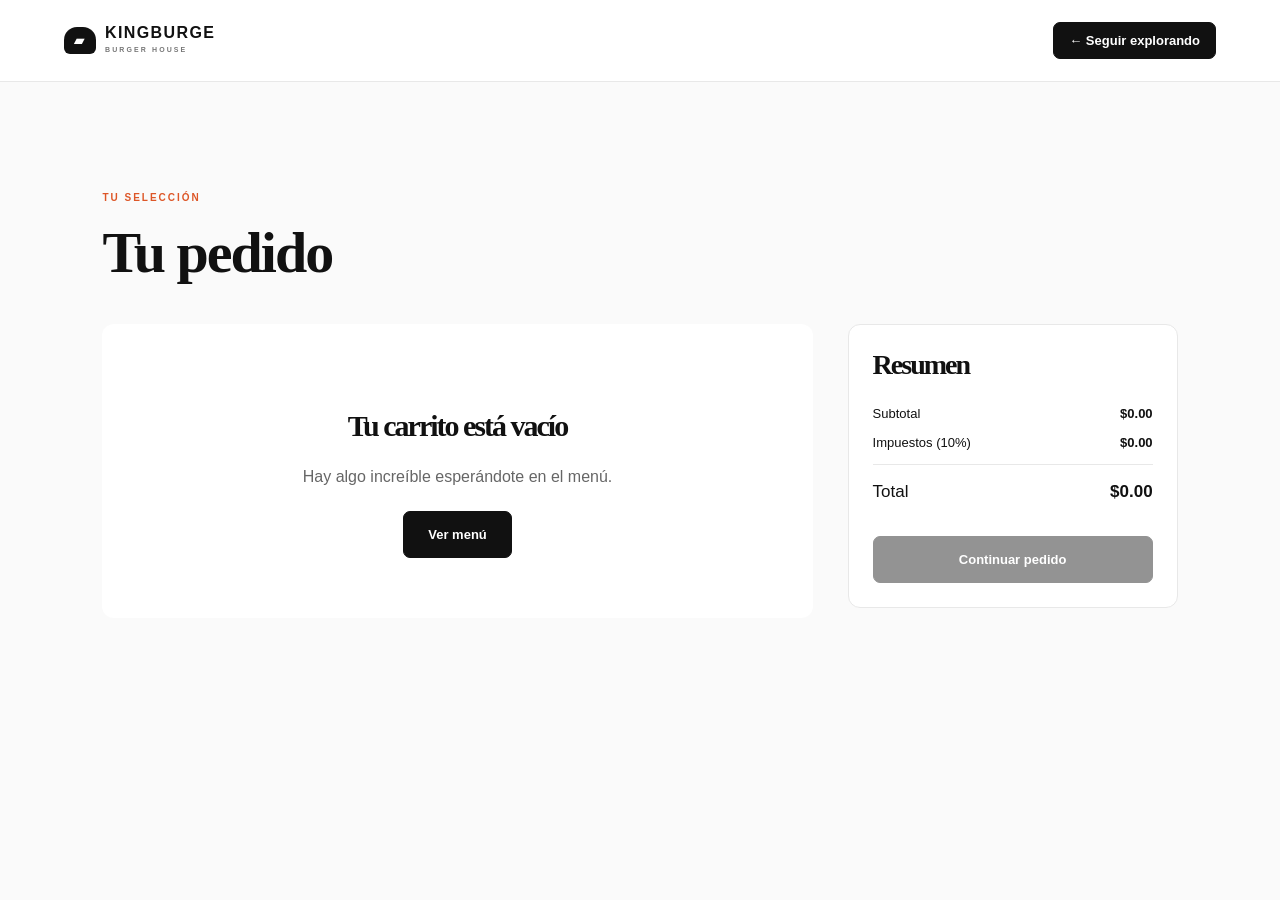
<file: carrito.html>
<!doctype html><html lang="es"><head><meta charset="utf-8"><meta name="viewport" content="width=device-width,initial-scale=1"><title>Tu pedido | Kingburge</title><link rel="stylesheet" href="css/style.css"></head><body><header class="site-header"><a class="brand" href="index.html"><span class="brand-mark">▰</span><span>KINGBURGE<small>BURGER HOUSE</small></span></a><a class="button button-small" href="index.html#menu">← Seguir explorando</a></header><main class="cart-page section"><div id="cart-view"><p class="eyebrow">TU SELECCIÓN</p><h1>Tu pedido</h1><div class="cart-layout"><section id="cart-items" class="cart-items"></section><aside class="order-summary"><h2>Resumen</h2><div><span>Subtotal</span><b id="subtotal">$0.00</b></div><div><span>Impuestos (10%)</span><b id="tax">$0.00</b></div><div class="total"><span>Total</span><b id="total">$0.00</b></div><button id="checkout" class="button">Continuar pedido</button></aside></div></div><section id="confirmation" class="confirmation" hidden><p class="eyebrow">PEDIDO CONFIRMADO</p><h1>¡Pedido recibido!</h1><p>Gracias por elegir Kingburge. Ya comenzamos a preparar algo delicioso para ti.</p><strong id="order-number">Pedido #KB-00000</strong><a class="button" href="index.html">Volver al inicio</a></section></main><script src="js/main.js"></script><script src="js/carrito.js"></script></body></html>
</file>
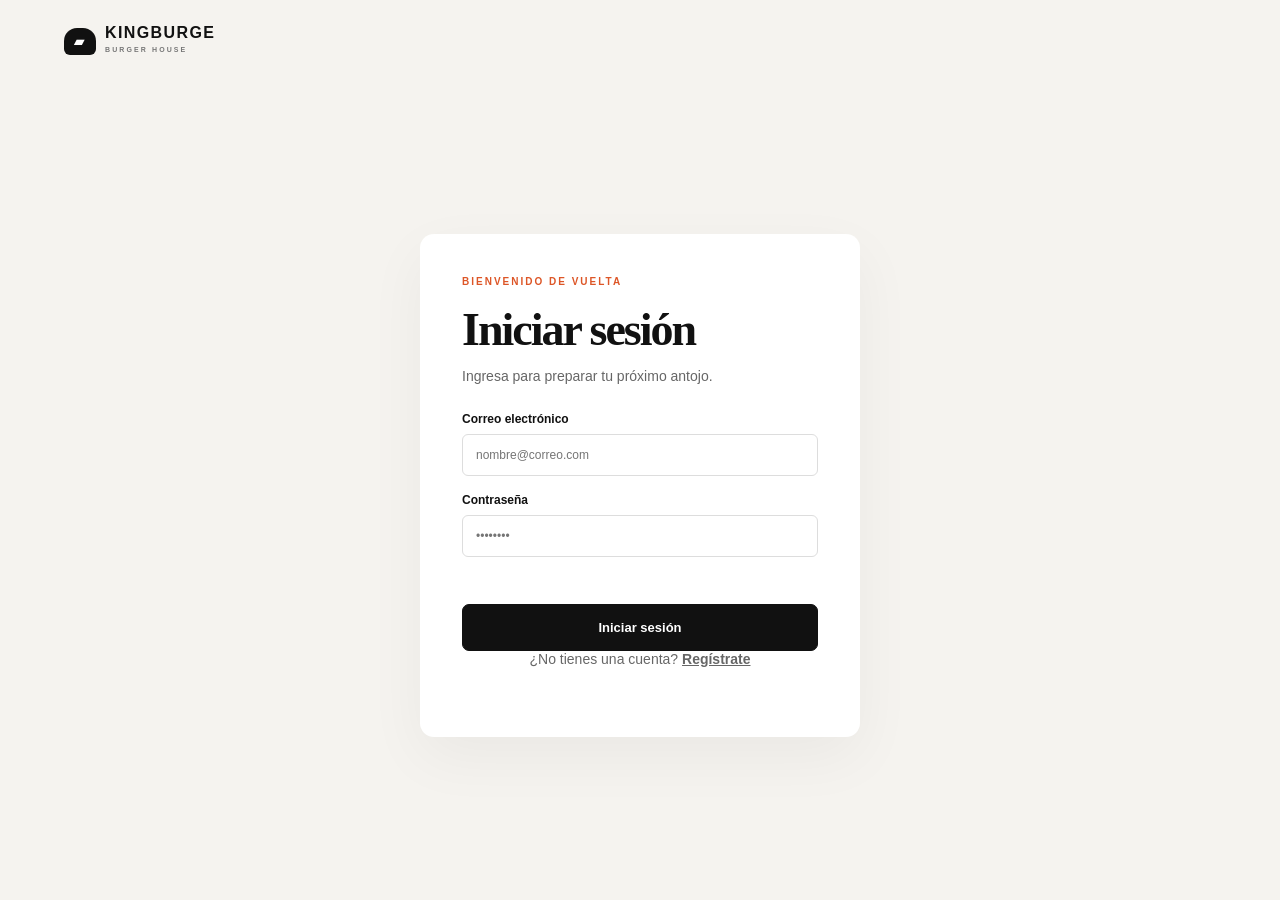
<file: login.html>
<!doctype html><html lang="es"><head><meta charset="utf-8"><meta name="viewport" content="width=device-width,initial-scale=1"><title>Iniciar sesión | Kingburge</title><link rel="stylesheet" href="css/style.css"></head><body class="auth-page"><a class="brand auth-brand" href="index.html"><span class="brand-mark">▰</span><span>KINGBURGE<small>BURGER HOUSE</small></span></a><main class="auth-wrap"><section class="auth-panel"><p class="eyebrow">BIENVENIDO DE VUELTA</p><h1>Iniciar sesión</h1><p>Ingresa para preparar tu próximo antojo.</p><form id="login-form" novalidate><label>Correo electrónico<input type="email" name="email" required placeholder="nombre@correo.com"></label><label>Contraseña<input type="password" name="password" required placeholder="••••••••"></label><p class="form-message" aria-live="polite"></p><button class="button" type="submit">Iniciar sesión</button></form><p class="auth-switch">¿No tienes una cuenta? <a href="registro.html">Regístrate</a></p></section></main><script src="js/main.js"></script><script src="js/auth.js"></script></body></html>
</file>
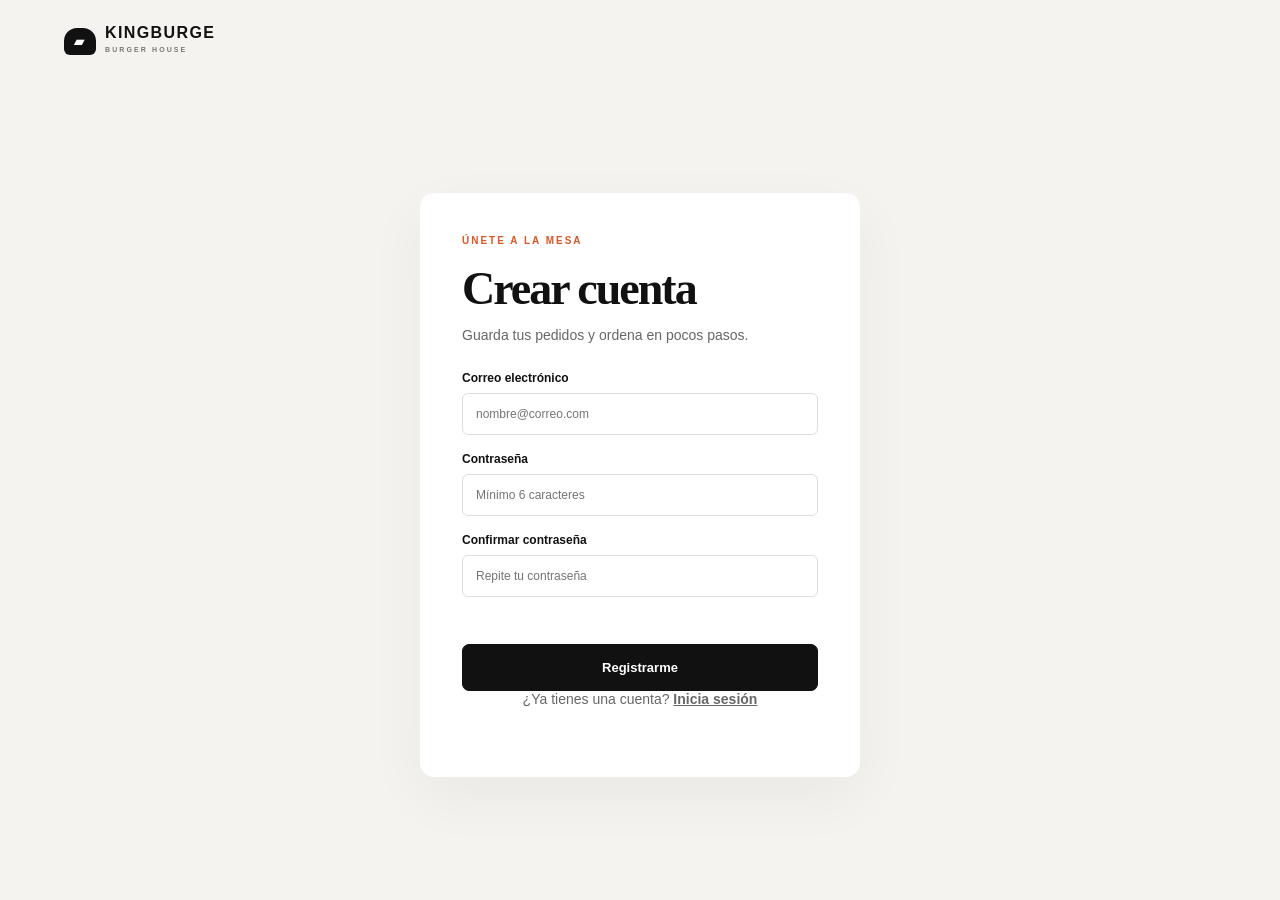
<file: registro.html>
<!doctype html><html lang="es"><head><meta charset="utf-8"><meta name="viewport" content="width=device-width,initial-scale=1"><title>Crear cuenta | Kingburge</title><link rel="stylesheet" href="css/style.css"></head><body class="auth-page"><a class="brand auth-brand" href="index.html"><span class="brand-mark">▰</span><span>KINGBURGE<small>BURGER HOUSE</small></span></a><main class="auth-wrap"><section class="auth-panel"><p class="eyebrow">ÚNETE A LA MESA</p><h1>Crear cuenta</h1><p>Guarda tus pedidos y ordena en pocos pasos.</p><form id="register-form" novalidate><label>Correo electrónico<input type="email" name="email" required placeholder="nombre@correo.com"></label><label>Contraseña<input type="password" name="password" required minlength="6" placeholder="Mínimo 6 caracteres"></label><label>Confirmar contraseña<input type="password" name="confirm" required placeholder="Repite tu contraseña"></label><p class="form-message" aria-live="polite"></p><button class="button" type="submit">Registrarme</button></form><p class="auth-switch">¿Ya tienes una cuenta? <a href="login.html">Inicia sesión</a></p></section></main><script src="js/main.js"></script><script src="js/auth.js"></script></body></html>
</file>
<file: css/style.css>
:root{--ink:#111;--muted:#696969;--line:#e8e8e8;--cream:#f5f3ef;--accent:#dd5627;--radius:18px}*{box-sizing:border-box}html{scroll-behavior:smooth}body{margin:0;background:#fff;color:var(--ink);font-family:"DM Sans",Arial,sans-serif}a{color:inherit;text-decoration:none}button,input{font:inherit}.site-header{height:82px;padding:0 clamp(20px,5vw,76px);display:flex;align-items:center;gap:35px;position:sticky;top:0;z-index:20;background:#fffffff2;backdrop-filter:blur(12px);border-bottom:1px solid var(--line)}.brand{display:flex;align-items:center;gap:9px;font-weight:700;letter-spacing:1.4px;font-size:16px;line-height:13px}.brand small{font-size:7px;letter-spacing:2.1px;display:block;margin-top:4px;color:#777}.brand-mark{display:grid;place-items:center;width:32px;height:27px;background:var(--ink);color:#fff;border-radius:13px 13px 6px 6px;font-size:13px}.nav{display:flex;gap:25px;margin:auto;font-size:13px;font-weight:600}.nav a{padding:8px 0;position:relative}.nav a:after{content:"";position:absolute;width:0;height:1px;bottom:4px;left:0;background:#111;transition:.25s}.nav a:hover:after{width:100%}.header-actions{display:flex;align-items:center;gap:18px;font-size:13px;font-weight:700}.login-link{border-bottom:1px solid}.cart-link{display:flex;gap:5px;align-items:center;font-size:18px}.cart-count{display:grid;place-items:center;background:var(--accent);color:white;border-radius:50%;font-size:10px;width:18px;height:18px}.nav-toggle{display:none;background:0;border:0;font-size:24px}.hero{min-height:calc(100vh - 82px);display:grid;grid-template-columns:1fr 1fr;background:var(--cream);padding:clamp(50px,8vw,118px) clamp(22px,8vw,130px);overflow:hidden}.hero-copy{align-self:center;max-width:600px}.eyebrow{font-size:10px;letter-spacing:2px;font-weight:700;color:var(--accent);margin:0 0 16px}.hero h1,h1,h2{font-family:"Playfair Display",Georgia,serif;letter-spacing:-2px}.hero h1{font-size:clamp(48px,6vw,90px);line-height:.98;margin:0 0 28px}.hero h1 i{font-weight:700}.hero-copy>p:not(.eyebrow){font-size:17px;line-height:1.65;color:#555;max-width:500px}.hero-actions{display:flex;gap:13px;margin-top:34px}.button{display:inline-flex;justify-content:center;align-items:center;gap:12px;padding:15px 24px;background:var(--ink);color:#fff;border:1px solid var(--ink);border-radius:7px;font-weight:700;font-size:13px;cursor:pointer;transition:.25s}.button:hover{background:var(--accent);border-color:var(--accent);transform:translateY(-2px)}.button-light{background:transparent;color:#111}.hero-visual{position:relative;align-self:center}.hero-visual img{width:100%;height:min(55vw,575px);object-fit:cover;border-radius:48% 48% 20px 20px;filter:contrast(1.05)}.hero-visual p{font-size:9px;letter-spacing:1.5px;font-weight:bold;text-align:center}.hero-visual p span{color:var(--accent);padding:0 10px}.hero-sticker{position:absolute;z-index:1;right:-15px;bottom:50px;border-radius:50%;width:105px;height:105px;display:grid;place-items:center;text-align:center;background:var(--accent);color:#fff;font-family:"Playfair Display";font-size:16px;transform:rotate(12deg)}.section{padding:110px clamp(22px,8vw,130px)}.about{display:grid;grid-template-columns:.9fr 1.1fr;gap:clamp(40px,9vw,150px);align-items:center}.about-image img{width:100%;height:510px;object-fit:cover;border-radius:10px 100px 10px 10px}.about h2,.section-heading h2{font-size:clamp(38px,4vw,58px);margin:0 0 24px}.about-copy>p:not(.eyebrow){max-width:600px;line-height:1.7;color:#555}.values{display:flex;border-top:1px solid var(--line);margin-top:35px;padding-top:25px;gap:32px}.values div{display:grid;gap:9px;font-size:12px;line-height:1.4}.values b{font-family:"Playfair Display";font-size:22px;color:var(--accent)}.menu{background:#fbfbfb}.section-heading{display:flex;justify-content:space-between;align-items:end;gap:30px;margin-bottom:35px}.section-heading p:not(.eyebrow){color:#666;font-size:14px}.search{width:280px;display:flex;align-items:center;gap:7px;padding:11px 14px;background:white;border:1px solid var(--line);border-radius:7px}.search input{border:0;outline:0;width:100%;font-size:13px}.filters{display:flex;gap:8px;overflow:auto;padding-bottom:20px}.filters button{border:1px solid #ddd;background:#fff;border-radius:50px;padding:9px 16px;white-space:nowrap;font-size:12px;font-weight:700;cursor:pointer}.filters button.active,.filters button:hover{background:var(--ink);color:#fff;border-color:var(--ink)}.product-grid{display:grid;grid-template-columns:repeat(4,1fr);gap:18px}.product-card{background:white;border-radius:var(--radius);overflow:hidden;box-shadow:0 1px 0 #eee;transition:.25s}.product-card:hover{transform:translateY(-6px);box-shadow:0 15px 35px #00000012}.product-card>img{width:100%;height:190px;object-fit:cover}.product-info{padding:17px}.tag{text-transform:uppercase;color:var(--accent);font-size:9px;font-weight:bold;letter-spacing:1px}.product-card h3{font-family:"Playfair Display";font-size:21px;margin:7px 0}.product-card p{height:36px;color:#666;font-size:12px;line-height:1.45;margin:0}.product-bottom{display:flex;justify-content:space-between;align-items:center;margin:14px 0}.product-bottom strong{font-size:18px}.quantity{display:flex;align-items:center;gap:9px;font-size:13px}.quantity button{border:1px solid #ddd;background:#fff;border-radius:4px;width:25px;height:25px;cursor:pointer}.quantity output{min-width:9px;text-align:center}.add{width:100%;border:0;background:#f1f0ed;border-radius:6px;padding:11px;font-size:12px;font-weight:700;cursor:pointer;transition:.2s;text-align:left}.add span{float:right;font-size:16px;line-height:12px}.add:hover{background:var(--ink);color:#fff}.empty{grid-column:1/-1;padding:45px;text-align:center;color:#666}.promos{background:#fff}.promo-grid{display:grid;grid-template-columns:1.1fr 1.5fr 1.1fr;gap:17px}.promo{position:relative;min-height:360px;padding:27px;border-radius:14px;overflow:hidden;display:flex;flex-direction:column;align-items:flex-start}.promo span{font-size:9px;letter-spacing:1.2px;font-weight:bold}.promo h3{font:700 43px/1 "Playfair Display";letter-spacing:-1px;margin:auto 0 10px}.promo p{font-size:13px;margin:0 0 12px}.promo strong{font-size:22px}.promo-dark{background:#171717;color:#fff}.promo-image{color:#fff;background:linear-gradient(#0002,#0009),url('https://images.unsplash.com/photo-1553979459-d2229ba7433b?auto=format&fit=crop&w=1000&q=80') center/cover}.promo-light{background:#eee7dd}.round-link{display:grid;place-items:center;width:42px;height:42px;border-radius:50%;background:#fff;color:#111;font-size:20px;margin-top:15px}.promo-light .round-link{background:#111;color:#fff}footer{background:#111;color:#eee;padding:65px clamp(22px,8vw,130px) 25px;display:grid;grid-template-columns:2fr repeat(3,1fr);gap:40px;font-size:12px}footer .brand{color:#fff}footer p{line-height:1.7;color:#a5a5a5;max-width:230px}footer h4{margin:5px 0 18px;font-size:12px;color:white}footer div:not(.footer-brand) a{display:block;color:#aaa;margin:0 0 10px}.social{font-size:22px;letter-spacing:3px}footer>small{grid-column:1/-1;padding-top:25px;border-top:1px solid #333;color:#777}.modal{position:fixed;z-index:50;inset:0;background:#0008;display:none;place-items:center;padding:20px}.modal.show{display:grid}.modal-card{position:relative;max-width:410px;padding:48px;background:white;border-radius:16px;text-align:center}.modal-card h2{font-size:35px;margin:0 0 14px}.modal-card p:not(.eyebrow){color:#666;line-height:1.5;margin-bottom:25px}.modal-card .button{width:100%;margin-bottom:16px}.modal-close{position:absolute;right:15px;top:10px;border:0;background:0;font-size:26px;cursor:pointer}.text-link{font-size:13px;font-weight:bold;text-decoration:underline}.toast{position:fixed;z-index:60;bottom:20px;left:50%;transform:translate(-50%,100px);padding:13px 20px;background:#111;color:#fff;border-radius:6px;font-size:13px;transition:.3s}.toast.show{transform:translate(-50%,0)}.auth-page{min-height:100vh;background:var(--cream)}.auth-brand{position:absolute;top:26px;left:clamp(20px,5vw,70px)}.auth-wrap{min-height:100vh;display:grid;place-items:center;padding:100px 20px 30px}.auth-panel{width:min(440px,100%);padding:42px;background:white;border-radius:14px;box-shadow:0 20px 60px #0000000c}.auth-panel h1{font-size:46px;margin:0 0 12px}.auth-panel>p:not(.eyebrow){color:#666;margin:0 0 28px;font-size:14px}.auth-panel label{display:grid;gap:8px;font-size:12px;font-weight:bold;margin-bottom:17px}.auth-panel input{padding:13px;border:1px solid #ddd;border-radius:6px;outline-color:#111;font-weight:400}.auth-panel .button{width:100%;margin-top:5px}.form-message{min-height:18px;color:#c03b22;font-size:12px;margin:0 0 7px}.auth-switch{text-align:center;font-size:12px;margin-top:22px}.auth-switch a{font-weight:bold;text-decoration:underline}.button-small{margin-left:auto;padding:10px 15px}.cart-page{background:#fafafa;min-height:calc(100vh - 82px)}.cart-page h1,.confirmation h1{font-size:58px;margin:0 0 38px}.cart-layout{display:grid;grid-template-columns:1fr 330px;gap:35px}.cart-items{background:#fff;border-radius:12px}.cart-item{display:grid;grid-template-columns:90px 1fr auto;align-items:center;gap:18px;padding:18px;border-bottom:1px solid var(--line)}.cart-item:last-child{border:0}.cart-item img{width:90px;height:70px;object-fit:cover;border-radius:8px}.cart-item h3{margin:5px 0;font:700 20px "Playfair Display"}.cart-item p{color:#666;font-size:12px;margin:0}.cart-controls{text-align:right}.cart-controls b{display:block;margin:8px 0;font-size:14px}.remove{border:0;background:0;color:#a44;text-decoration:underline;font-size:11px;cursor:pointer}.order-summary{height:max-content;background:#fff;border:1px solid var(--line);border-radius:12px;padding:24px}.order-summary h2{margin:0 0 25px;font-size:28px}.order-summary>div{display:flex;justify-content:space-between;margin:14px 0;font-size:13px}.order-summary .total{border-top:1px solid var(--line);padding-top:17px;font-size:17px}.order-summary .button{width:100%;margin-top:20px}.order-summary .button:disabled{opacity:.45;cursor:not-allowed}.cart-empty{text-align:center;padding:60px 20px}.cart-empty h2{font-size:30px}.cart-empty p{color:#666;margin-bottom:25px}.confirmation{max-width:600px;text-align:center;margin:70px auto}.confirmation h1{margin-bottom:16px}.confirmation p{color:#666;line-height:1.6}.confirmation strong{display:block;font:700 28px "Playfair Display";margin:32px}.reveal{animation:fade .7s ease both}@keyframes fade{from{opacity:0;transform:translateY(18px)}to{opacity:1;transform:none}}
@media(max-width:900px){.nav{gap:13px}.product-grid{grid-template-columns:repeat(3,1fr)}.hero{padding-inline:7vw}.section{padding-inline:7vw}.about{gap:50px}.promo-grid{grid-template-columns:1fr 1fr}.promo-image{grid-column:span 2}.cart-layout{grid-template-columns:1fr}.order-summary{max-width:500px}}
@media(max-width:650px){.site-header{height:68px;padding:0 20px;gap:12px}.header-actions{margin-left:auto}.login-link{display:none}.nav-toggle{display:block;order:2}.nav{display:none;position:absolute;top:68px;left:0;right:0;background:#fff;padding:20px;box-shadow:0 10px 20px #0001}.nav.open{display:grid;order:4}.hero{grid-template-columns:1fr;padding:55px 22px}.hero-copy{order:2}.hero-visual{order:1;margin-bottom:40px}.hero-visual img{height:320px}.hero h1{font-size:51px}.hero-sticker{width:80px;height:80px;font-size:12px;right:0}.section{padding:70px 22px}.about{grid-template-columns:1fr}.about-image img{height:300px}.values{gap:15px}.section-heading{display:block}.search{width:100%;margin-top:22px}.product-grid{grid-template-columns:1fr}.product-card{display:grid;grid-template-columns:130px 1fr}.product-card>img{height:100%;min-height:220px}.product-info{padding:15px}.promo-grid{grid-template-columns:1fr}.promo-image{grid-column:auto}.promo{min-height:270px}.promo h3{font-size:37px}footer{grid-template-columns:1fr 1fr;padding:50px 22px 22px}.footer-brand{grid-column:1/-1}.cart-page{padding:55px 20px}.cart-page h1{font-size:45px}.cart-item{grid-template-columns:65px 1fr;gap:12px}.cart-item img{width:65px;height:65px}.cart-controls{grid-column:2;text-align:left;display:flex;align-items:center;gap:12px}.cart-controls b{margin:0}.cart-controls .remove{margin-left:auto}.button-small{font-size:11px;padding:9px}.auth-panel{padding:30px 23px}}
</file>
